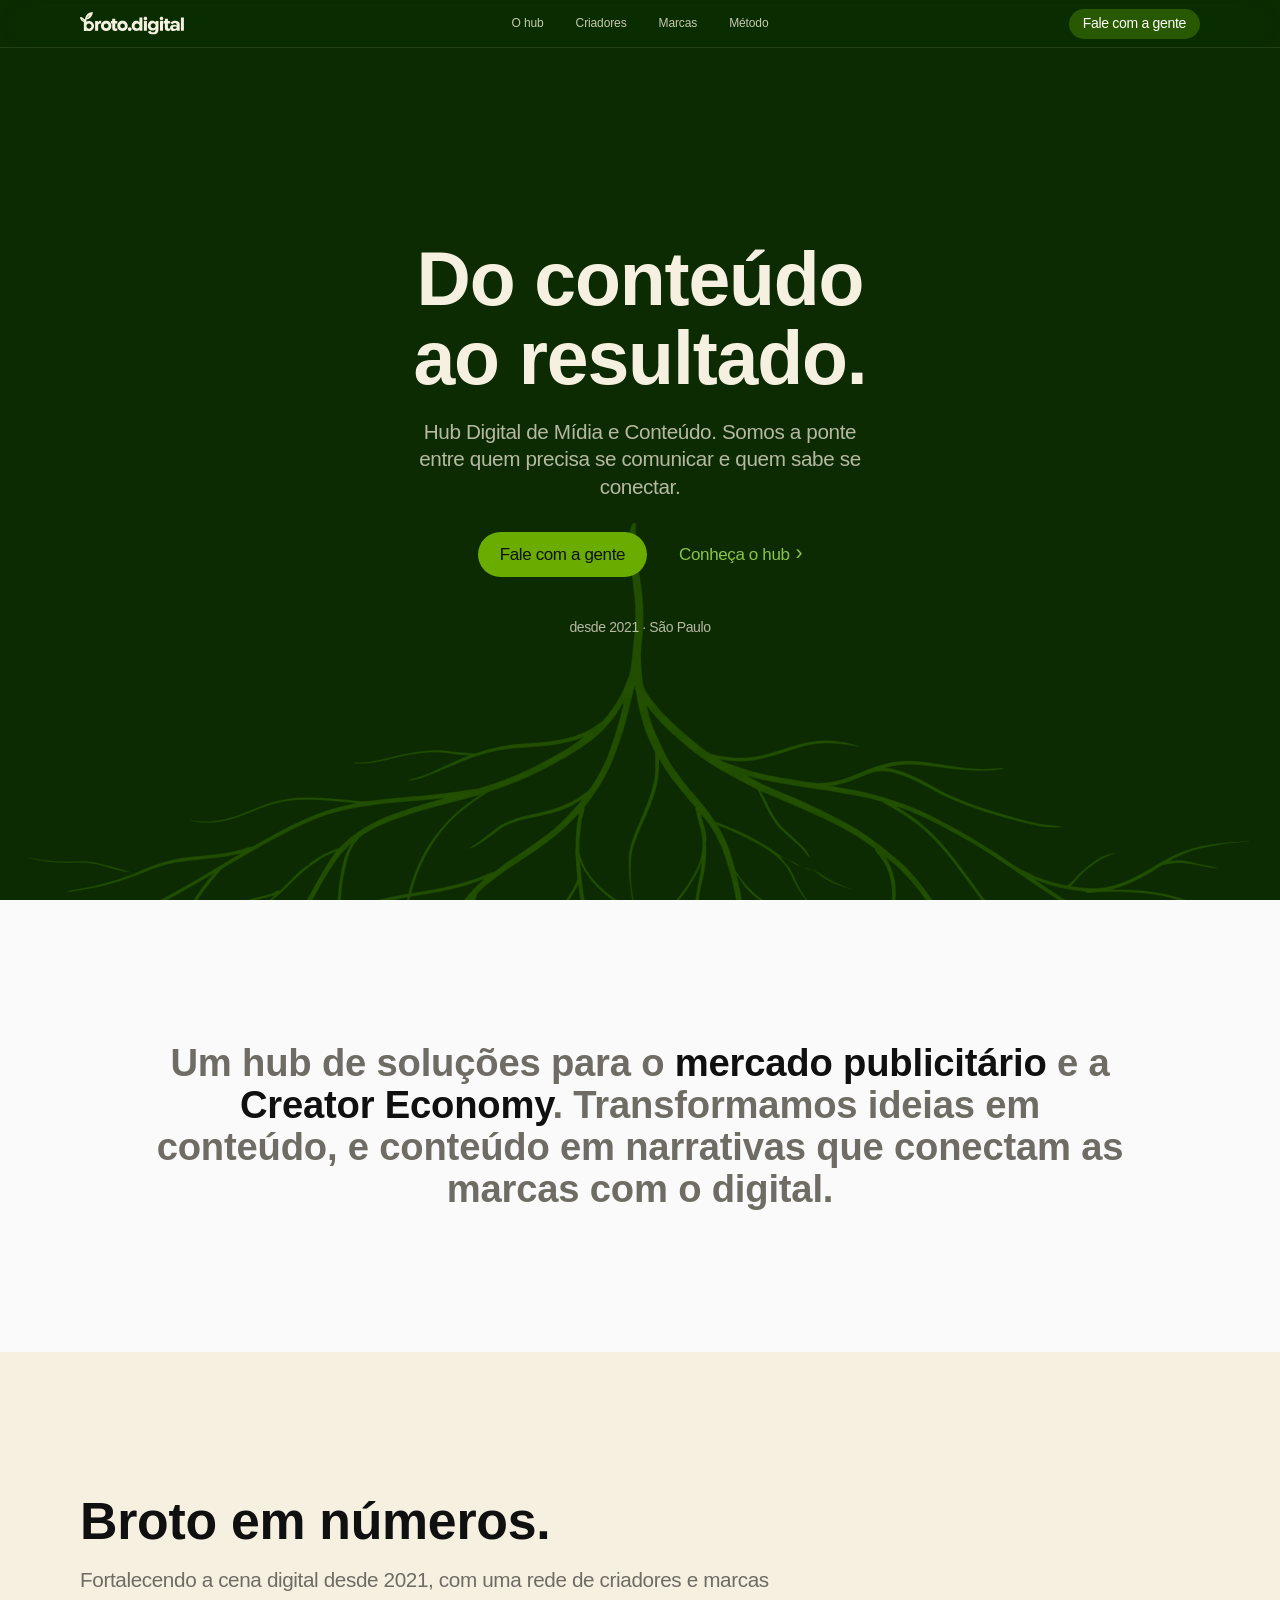
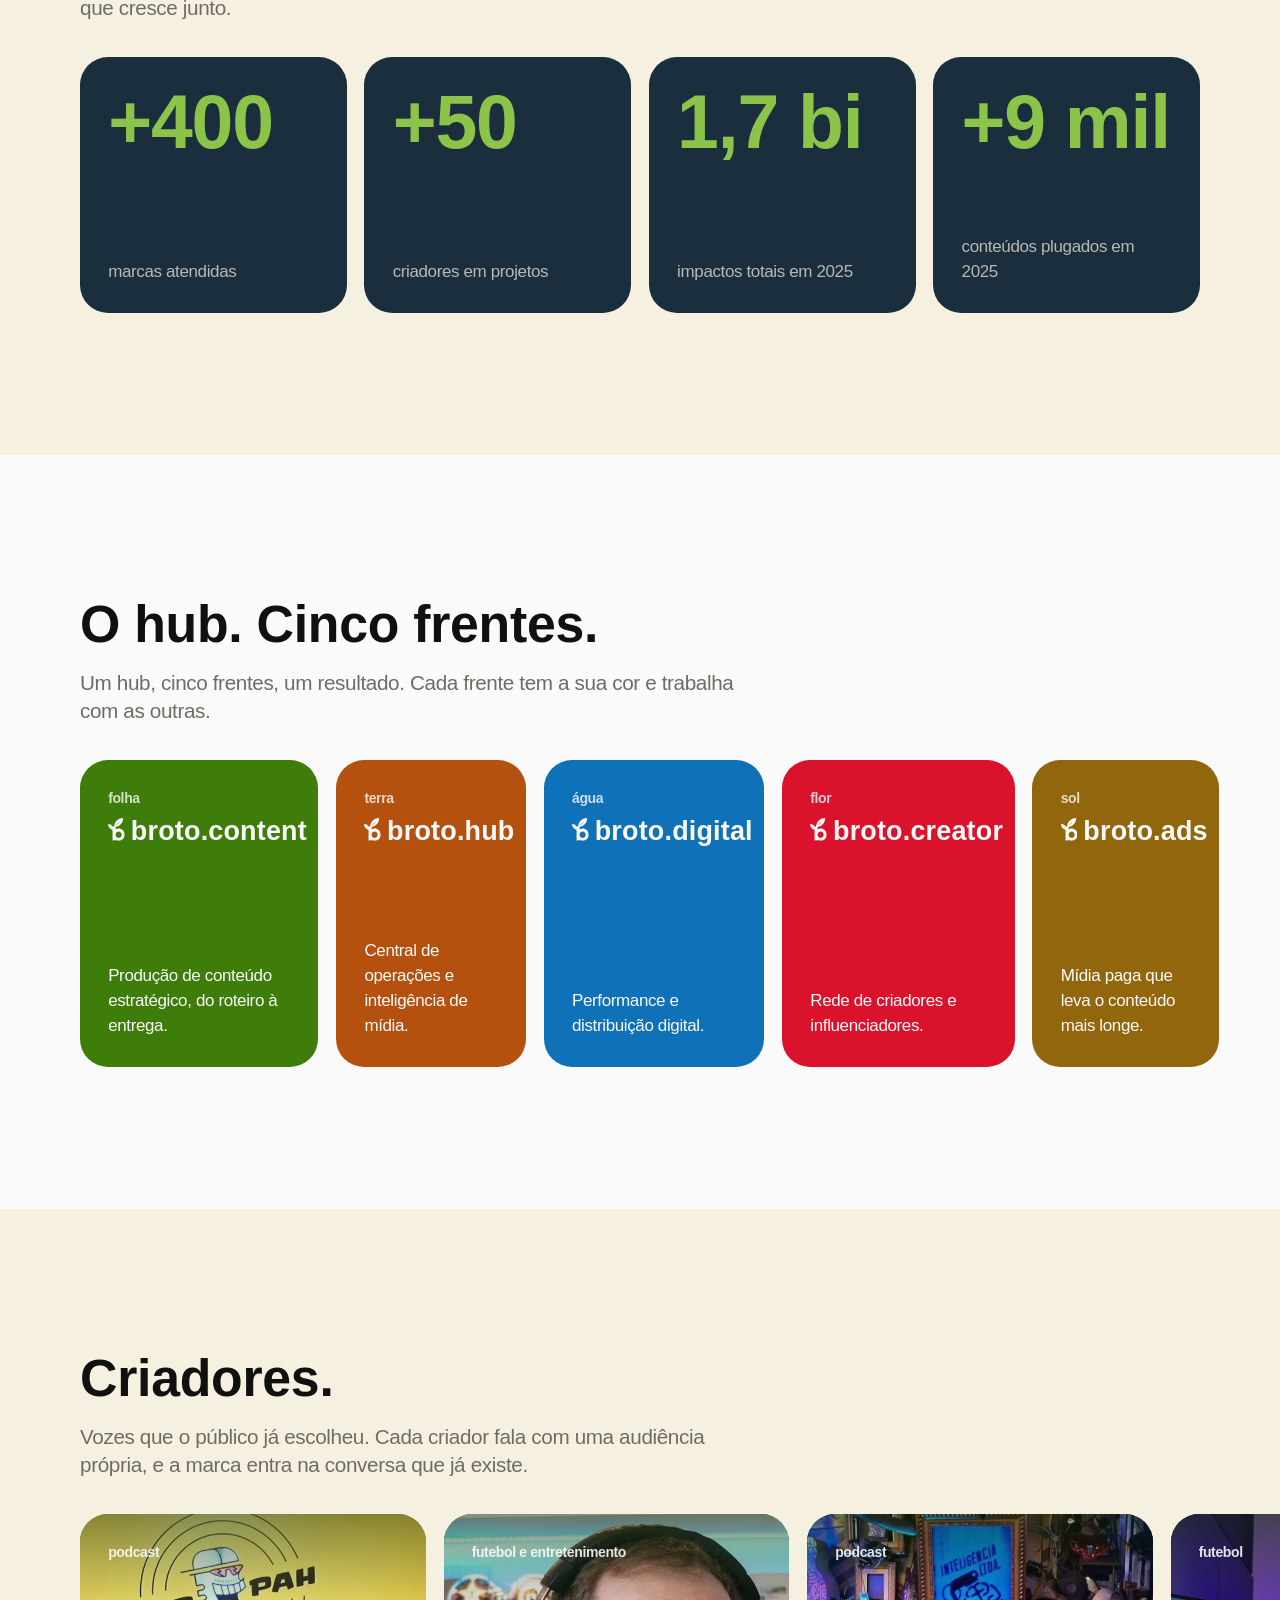
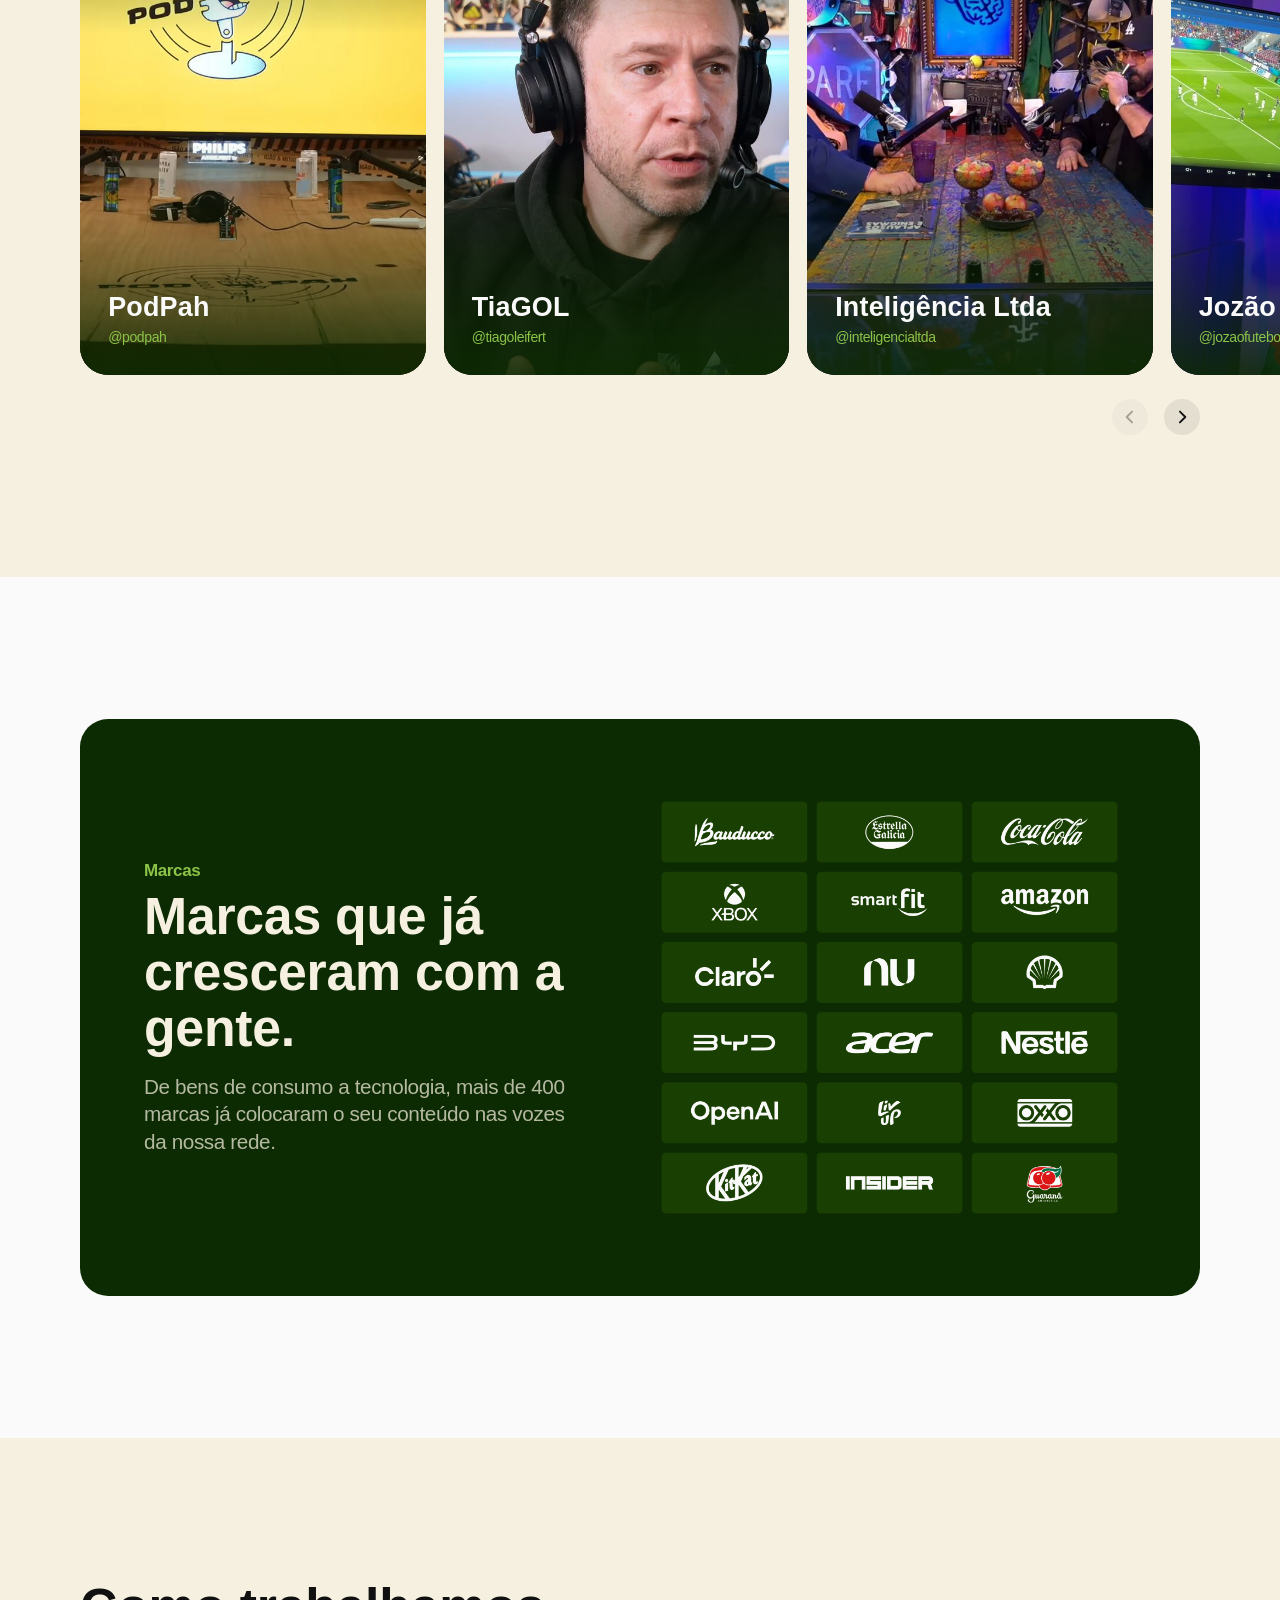
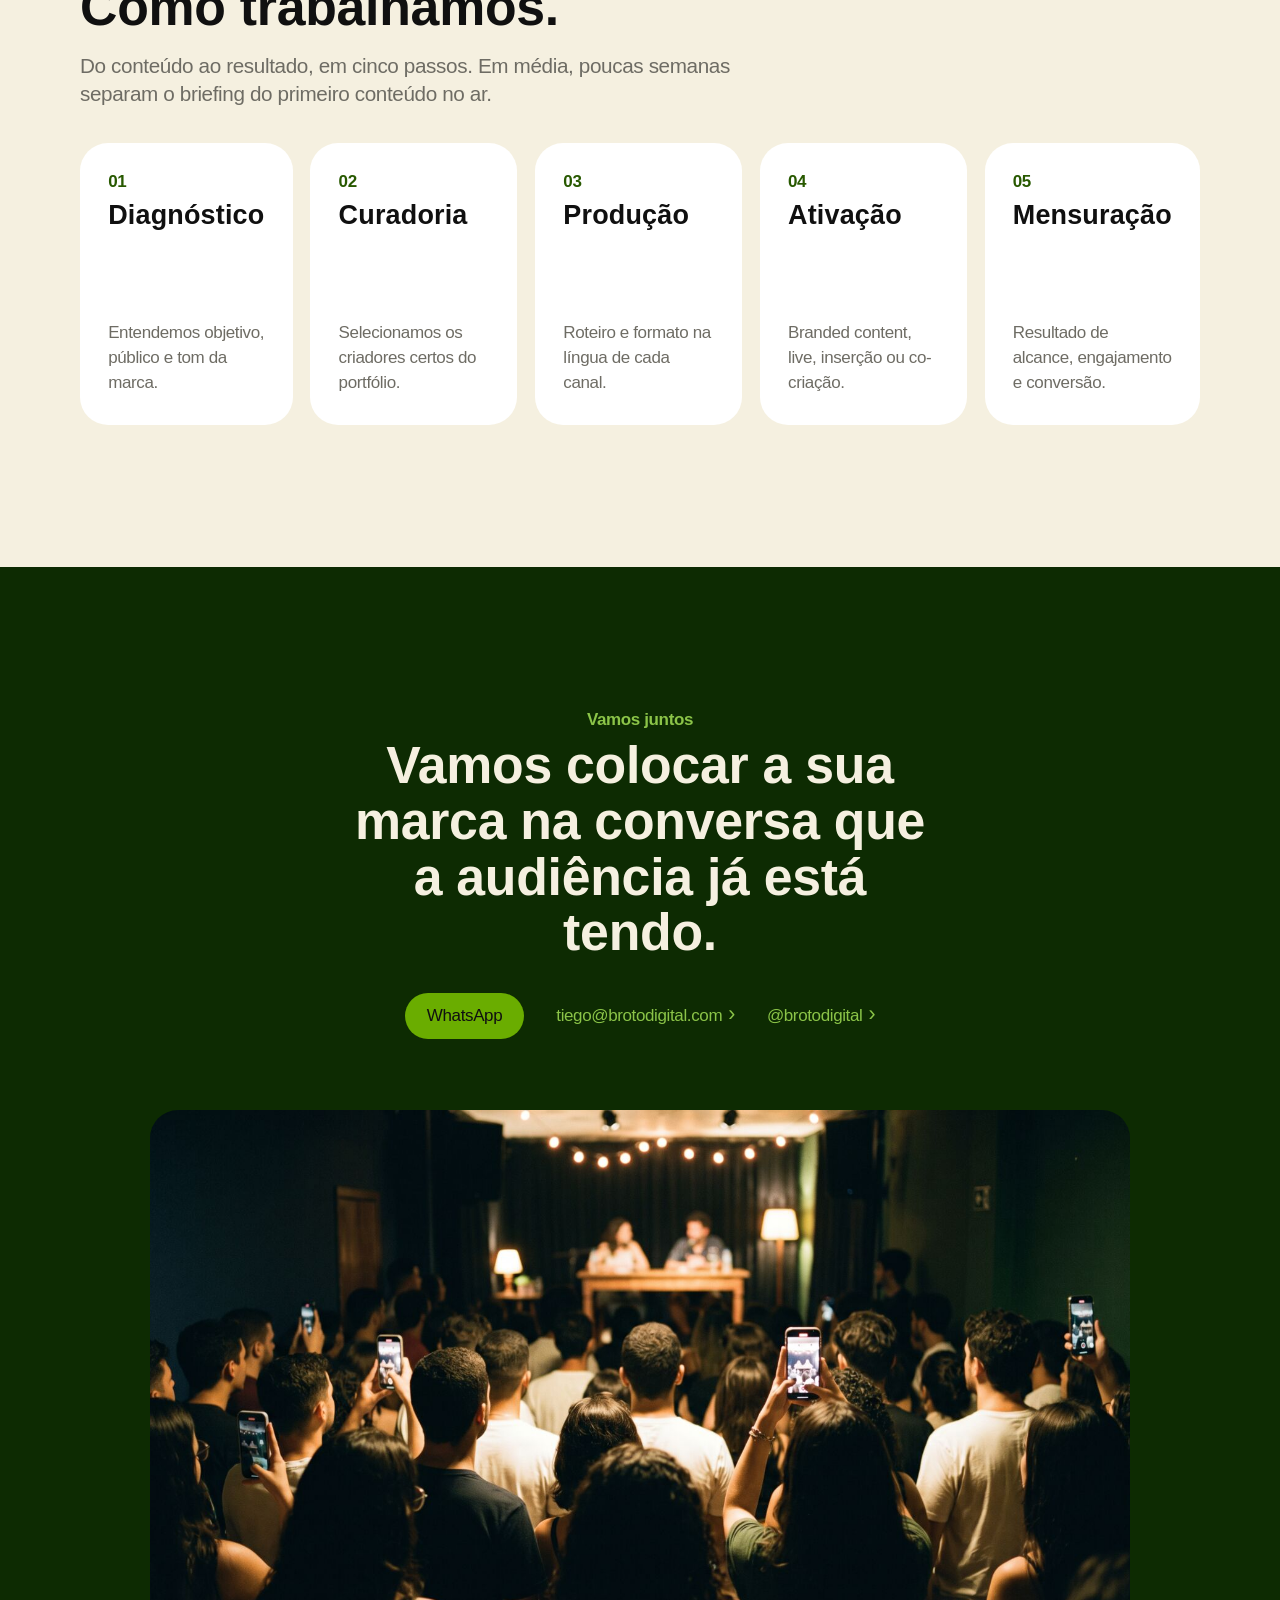
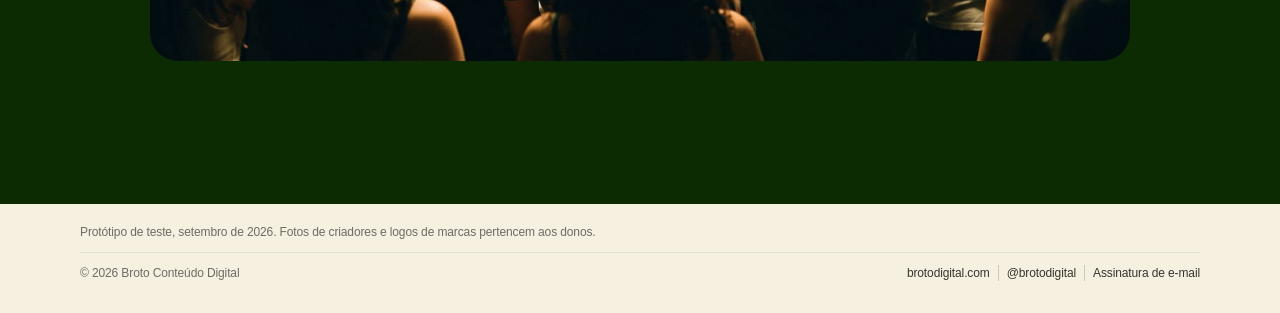
<file: index.html>
<!doctype html>
<html lang="pt-BR">
<head>
<meta charset="utf-8">
<meta name="viewport" content="width=device-width, initial-scale=1">
<title>broto.digital · Hub Digital de Mídia e Conteúdo</title>
<meta name="description" content="Um hub de soluções para o mercado publicitário e a Creator Economy. Do conteúdo ao resultado.">
<meta name="robots" content="noindex">
<meta name="theme-color" content="#0D2B02">
<link rel="icon" href="assets/brand/favicon.svg" type="image/svg+xml">
<link rel="stylesheet" href="styles.css?v=4">
</head>
<body>

<a class="skip" href="#conteudo">Pular para o conteúdo</a>

<header class="nav" data-nav>
  <nav class="nav__bar" aria-label="Principal">
    <a class="nav__logo" href="#topo" aria-label="broto.digital, voltar ao topo">
      <svg viewBox="0 0 598 130" aria-hidden="true"><use href="#logo"/></svg>
    </a>
    <ul class="nav__links">
      <li><a href="#hub">O hub</a></li>
      <li><a href="#criadores">Criadores</a></li>
      <li><a href="#marcas">Marcas</a></li>
      <li><a href="#metodo">Método</a></li>
    </ul>
    <a class="btn btn--sm nav__cta" href="#contato">Fale com a gente</a>
  </nav>
</header>

<main id="conteudo">

  <!-- 01 · abertura -->
  <section class="hero is-dark" id="topo">
    <img class="hero__roots" src="assets/tex/roots.png" alt="" aria-hidden="true">
    <div class="hero__copy">
      <h1 class="hero__title">Do conteúdo<br>ao resultado.</h1>
      <p class="hero__lead">Hub Digital de Mídia e Conteúdo. Somos a ponte entre quem precisa se comunicar e quem sabe se conectar.</p>
      <div class="actions actions--center">
        <a class="btn" href="#contato">Fale com a gente</a>
        <a class="more" href="#hub">Conheça o hub</a>
      </div>
      <p class="hero__meta">desde 2021 · São Paulo</p>
    </div>
  </section>

  <!-- 02 · manifesto -->
  <section class="section manifesto">
    <p class="manifesto__text reveal">Um hub de soluções para o <em>mercado publicitário</em> e a <em>Creator Economy</em>. Transformamos ideias em conteúdo, e conteúdo em narrativas que conectam as marcas com o digital.</p>
  </section>

  <!-- 03 · números -->
  <section class="section section--alt" id="numeros" aria-labelledby="numeros-t">
    <div class="wrap">
      <header class="section__head">
        <h2 class="section__title" id="numeros-t">Broto em números.</h2>
        <p class="section__lead">Fortalecendo a cena digital desde 2021, com uma rede de criadores e marcas que cresce junto.</p>
      </header>
      <ul class="stats">
        <li class="stat reveal"><span class="stat__n">+400</span><span class="stat__t">marcas atendidas</span></li>
        <li class="stat reveal"><span class="stat__n">+50</span><span class="stat__t">criadores em projetos</span></li>
        <li class="stat reveal"><span class="stat__n">1,7&nbsp;bi</span><span class="stat__t">impactos totais em 2025</span></li>
        <li class="stat reveal"><span class="stat__n">+9&nbsp;mil</span><span class="stat__t">conteúdos plugados em 2025</span></li>
      </ul>
    </div>
  </section>

  <!-- 04 · o hub -->
  <section class="section" id="hub" aria-labelledby="hub-t">
    <div class="wrap">
      <header class="section__head">
        <h2 class="section__title" id="hub-t">O hub. Cinco frentes.</h2>
        <p class="section__lead">Um hub, cinco frentes, um resultado. Cada frente tem a sua cor e trabalha com as outras.</p>
      </header>
      <ul class="fronts">
        <li class="front front--content reveal">
          <p class="front__tag">folha</p>
          <h3 class="front__name"><svg viewBox="0 0 264 360" aria-hidden="true"><use href="#symbol"/></svg><span>broto<b>.content</b></span></h3>
          <p class="front__desc">Produção de conteúdo estratégico, do roteiro à entrega.</p>
        </li>
        <li class="front front--hub reveal">
          <p class="front__tag">terra</p>
          <h3 class="front__name"><svg viewBox="0 0 264 360" aria-hidden="true"><use href="#symbol"/></svg><span>broto<b>.hub</b></span></h3>
          <p class="front__desc">Central de operações e inteligência de mídia.</p>
        </li>
        <li class="front front--digital reveal">
          <p class="front__tag">água</p>
          <h3 class="front__name"><svg viewBox="0 0 264 360" aria-hidden="true"><use href="#symbol"/></svg><span>broto<b>.digital</b></span></h3>
          <p class="front__desc">Performance e distribuição digital.</p>
        </li>
        <li class="front front--creator reveal">
          <p class="front__tag">flor</p>
          <h3 class="front__name"><svg viewBox="0 0 264 360" aria-hidden="true"><use href="#symbol"/></svg><span>broto<b>.creator</b></span></h3>
          <p class="front__desc">Rede de criadores e influenciadores.</p>
        </li>
        <li class="front front--ads reveal">
          <p class="front__tag">sol</p>
          <h3 class="front__name"><svg viewBox="0 0 264 360" aria-hidden="true"><use href="#symbol"/></svg><span>broto<b>.ads</b></span></h3>
          <p class="front__desc">Mídia paga que leva o conteúdo mais longe.</p>
        </li>
      </ul>
    </div>
  </section>

  <!-- 05 · criadores: carrossel de largura cheia -->
  <section class="section section--alt" id="criadores" aria-labelledby="criadores-t">
    <div class="wrap">
      <header class="section__head">
        <h2 class="section__title" id="criadores-t">Criadores.</h2>
        <p class="section__lead">Vozes que o público já escolheu. Cada criador fala com uma audiência própria, e a marca entra na conversa que já existe.</p>
      </header>
    </div>
    <ul class="creators" data-carousel tabindex="0" aria-label="Criadores do portfólio">
      <li class="creator"><img src="assets/img/creator-podpah.jpg" alt="Apresentadores do PodPah no estúdio" loading="lazy"><p class="creator__meta">podcast</p><div><h3 class="creator__name">PodPah</h3><p class="creator__handle">@podpah</p></div></li>
      <li class="creator"><img src="assets/img/creator-tiagol.jpg" alt="Tiago Leifert no estúdio do TiaGOL" loading="lazy"><p class="creator__meta">futebol e entretenimento</p><div><h3 class="creator__name">TiaGOL</h3><p class="creator__handle">@tiagoleifert</p></div></li>
      <li class="creator"><img src="assets/img/creator-intel.jpg" alt="Estúdio do Inteligência Ltda" loading="lazy"><p class="creator__meta">podcast</p><div><h3 class="creator__name">Inteligência Ltda</h3><p class="creator__handle">@inteligencialtda</p></div></li>
      <li class="creator"><img src="assets/img/creator-jozao.jpg" alt="Jozão em análise de futebol" loading="lazy"><p class="creator__meta">futebol</p><div><h3 class="creator__name">Jozão</h3><p class="creator__handle">@jozaofutebol</p></div></li>
      <li class="creator"><img src="assets/img/creator-charla.jpg" alt="Apresentadores do Charla Podcast" loading="lazy"><p class="creator__meta">podcast</p><div><h3 class="creator__name">Charla</h3><p class="creator__handle">@charlapodcast</p></div></li>
      <li class="creator"><img src="assets/img/creator-nerd.jpg" alt="Arte do NerdCast" loading="lazy"><p class="creator__meta">cultura pop</p><div><h3 class="creator__name">NerdCast</h3><p class="creator__handle">@jovemnerd</p></div></li>
    </ul>
    <div class="wrap paddles">
      <button class="paddle" type="button" data-dir="-1" aria-label="Criadores anteriores"><svg viewBox="0 0 24 24" aria-hidden="true"><path d="M14.5 5.5 8 12l6.5 6.5"/></svg></button>
      <button class="paddle" type="button" data-dir="1" aria-label="Próximos criadores"><svg viewBox="0 0 24 24" aria-hidden="true"><path d="M9.5 5.5 16 12l-6.5 6.5"/></svg></button>
    </div>
  </section>

  <!-- 06 · marcas -->
  <section class="section" id="marcas" aria-labelledby="marcas-t">
    <div class="wrap">
      <div class="band is-dark">
        <div class="band__copy">
          <p class="eyebrow">Marcas</p>
          <h2 class="band__title" id="marcas-t">Marcas que já cresceram com a gente.</h2>
          <p class="band__text">De bens de consumo a tecnologia, mais de 400 marcas já colocaram o seu conteúdo nas vozes da nossa rede.</p>
        </div>
        <img class="band__wall" src="assets/img/logos-wall.png" width="1800" height="1640" alt="Logos de marcas atendidas: Bauducco, Estrella Galicia, Coca-Cola, Xbox, Smart Fit, Amazon, Claro, Nubank, Shell, BYD, Acer, Nestlé, OpenAI, Liv Up, OXXO, KitKat, Insider e Guaraná Antarctica" loading="lazy">
      </div>
    </div>
  </section>

  <!-- 07 · método -->
  <section class="section section--alt" id="metodo" aria-labelledby="metodo-t">
    <div class="wrap">
      <header class="section__head">
        <h2 class="section__title" id="metodo-t">Como trabalhamos.</h2>
        <p class="section__lead">Do conteúdo ao resultado, em cinco passos. Em média, poucas semanas separam o briefing do primeiro conteúdo no ar.</p>
      </header>
      <ol class="steps">
        <li class="step reveal"><span class="step__n">01</span><h3>Diagnóstico</h3><p>Entendemos objetivo, público e tom da marca.</p></li>
        <li class="step reveal"><span class="step__n">02</span><h3>Curadoria</h3><p>Selecionamos os criadores certos do portfólio.</p></li>
        <li class="step reveal"><span class="step__n">03</span><h3>Produção</h3><p>Roteiro e formato na língua de cada canal.</p></li>
        <li class="step reveal"><span class="step__n">04</span><h3>Ativação</h3><p>Branded content, live, inserção ou co-criação.</p></li>
        <li class="step reveal"><span class="step__n">05</span><h3>Mensuração</h3><p>Resultado de alcance, engajamento e conversão.</p></li>
      </ol>
    </div>
  </section>

  <!-- 08 · contato -->
  <section class="section cta is-dark" id="contato" aria-labelledby="contato-t">
    <div class="wrap cta__inner">
      <p class="eyebrow">Vamos juntos</p>
      <h2 class="cta__title" id="contato-t">Vamos colocar a sua marca na conversa que a audiência já está tendo.</h2>
      <div class="actions actions--center">
        <a class="btn" href="https://wa.me/5511900000000" target="_blank" rel="noopener">WhatsApp</a>
        <a class="more" href="mailto:tiego@brotodigital.com">tiego@brotodigital.com</a>
        <a class="more" href="https://www.instagram.com/brotodigital/" target="_blank" rel="noopener">@brotodigital</a>
      </div>
      <img class="cta__photo" src="assets/img/foto-publico.jpg" alt="Plateia filmando uma gravação ao vivo" loading="lazy">
    </div>
  </section>

</main>

<footer class="footer">
  <div class="wrap">
    <p class="footer__note">Protótipo de teste, setembro de 2026. Fotos de criadores e logos de marcas pertencem aos donos.</p>
    <div class="footer__row">
      <p>© 2026 Broto Conteúdo Digital</p>
      <ul class="footer__links">
        <li><a href="https://brotodigital.com">brotodigital.com</a></li>
        <li><a href="https://www.instagram.com/brotodigital/">@brotodigital</a></li>
        <li><a href="assinatura/">Assinatura de e-mail</a></li>
      </ul>
    </div>
  </div>
</footer>

<svg width="0" height="0" style="position:absolute" aria-hidden="true">
  <defs>
    <symbol id="logo" viewBox="0 0 598 130" fill="currentColor"><path d="M86.7905 108.253V51.8335H102.62V61.9944L101.337 60.5505H102.62C104.438 57.1279 106.56 54.6323 108.984 53.0636C111.444 51.4949 113.94 50.7105 116.471 50.7105C117.255 50.7105 118.058 50.7818 118.878 50.9244C119.698 51.067 120.375 51.2096 120.91 51.3522C121.48 51.4949 121.765 51.5662 121.765 51.5662V67.0749C121.765 67.0749 121.462 67.0036 120.856 66.861C120.286 66.7183 119.501 66.5757 118.503 66.4331C117.505 66.2549 116.578 66.1657 115.722 66.1657C112.585 66.1657 109.857 67.3244 107.54 69.6418C105.258 71.9236 104.117 75.1501 104.117 79.3214V108.253H86.7905Z"/><path d="M150.415 109.376C141.894 109.376 134.781 106.542 129.077 100.873C123.408 95.2044 120.574 88.2523 120.574 80.0166C120.574 71.8166 123.408 64.8823 129.077 59.2136C134.781 53.5449 141.894 50.7105 150.415 50.7105C158.9 50.7105 165.995 53.5449 171.699 59.2136C177.403 64.8823 180.256 71.8166 180.256 80.0166C180.256 88.2523 177.403 95.2044 171.699 100.873C165.995 106.542 158.9 109.376 150.415 109.376ZM150.415 93.4931C154.087 93.4931 157.242 92.2097 159.88 89.6427C162.519 87.0758 163.838 83.8849 163.838 80.0701C163.838 76.184 162.519 72.9575 159.88 70.3905C157.242 67.8236 154.087 66.5401 150.415 66.5401C146.742 66.5401 143.587 67.8236 140.949 70.3905C138.346 72.9575 137.045 76.1662 137.045 80.0166C137.045 83.8671 138.346 87.0758 140.949 89.6427C143.587 92.2097 146.742 93.4931 150.415 93.4931Z"/><path d="M202.569 109.376C197.257 109.376 193.032 107.932 189.895 105.044C186.758 102.157 185.189 97.7001 185.189 91.6749V38.3035H202.516V89.6427C202.516 91.8175 202.962 93.3505 203.853 94.2418C204.78 95.0975 206.081 95.5253 207.757 95.5253C208.719 95.5253 209.611 95.454 210.431 95.3114C211.251 95.1331 212.124 94.9014 213.051 94.6162C214.014 94.2953 214.495 94.1349 214.495 94.1349V106.916C214.495 106.916 213.8 107.166 212.409 107.665C211.055 108.164 209.522 108.574 207.81 108.895C206.135 109.216 204.388 109.376 202.569 109.376ZM177.542 66.1123V51.8335H214.335V66.1123H177.542Z"/><path d="M244.582 109.376C236.062 109.376 228.949 106.542 223.245 100.873C217.576 95.2044 214.742 88.2523 214.742 80.0166C214.742 71.8166 217.576 64.8823 223.245 59.2136C228.949 53.5449 236.062 50.7105 244.582 50.7105C253.068 50.7105 260.162 53.5449 265.867 59.2136C271.571 64.8823 274.423 71.8166 274.423 80.0166C274.423 88.2523 271.571 95.2044 265.867 100.873C260.162 106.542 253.068 109.376 244.582 109.376ZM244.582 93.4931C248.255 93.4931 251.41 92.2097 254.048 89.6427C256.686 87.0758 258.005 83.8849 258.005 80.0701C258.005 76.184 256.686 72.9575 254.048 70.3905C251.41 67.8236 248.255 66.5401 244.582 66.5401C240.91 66.5401 237.755 67.8236 235.117 70.3905C232.514 72.9575 231.213 76.1662 231.213 80.0166C231.213 83.8671 232.514 87.0758 235.117 89.6427C237.755 92.2097 240.91 93.4931 244.582 93.4931Z"/><path d="M285.985 108.788C282.884 108.788 280.317 107.807 278.285 105.847C276.252 103.85 275.236 101.301 275.236 98.1992C275.236 95.0975 276.252 92.5662 278.285 90.6053C280.317 88.6088 282.884 87.6105 285.985 87.6105C289.087 87.6105 291.636 88.6088 293.633 90.6053C295.665 92.5662 296.681 95.0975 296.681 98.1992C296.681 101.301 295.665 103.85 293.633 105.847C291.636 107.807 289.087 108.788 285.985 108.788Z"/><path d="M323.734 109.376C316.175 109.376 309.883 106.667 304.856 101.247C299.829 95.8284 297.315 88.894 297.315 80.4444C297.315 71.8523 299.882 64.7575 305.016 59.1601C310.186 53.527 316.657 50.7105 324.429 50.7105C327.887 50.7105 331.185 51.3879 334.322 52.7427C337.495 54.0618 340.044 56.0049 341.97 58.5718L341.542 58.1975V31.6722H358.869V108.253H342.718V98.3062L344.002 99.5362L343.146 100.231C341.292 103.119 338.672 105.365 335.285 106.97C331.898 108.574 328.048 109.376 323.734 109.376ZM328.065 94.7231C332.165 94.7231 335.534 93.3505 338.173 90.6053C340.811 87.8244 342.13 84.4018 342.13 80.3375C342.13 76.0949 340.775 72.6366 338.066 69.9627C335.392 67.2531 332.058 65.8983 328.065 65.8983C323.93 65.8983 320.507 67.2175 317.798 69.8557C315.124 72.494 313.787 75.9879 313.787 80.3375C313.787 84.687 315.141 88.181 317.851 90.8192C320.561 93.4218 323.965 94.7231 328.065 94.7231Z"/><path d="M367.49 108.253V51.8335H384.817V108.253H367.49ZM376.207 47.074C373.426 47.074 371.037 46.0935 369.041 44.1327C367.08 42.1718 366.099 39.8188 366.099 37.0735C366.099 34.257 367.098 31.9218 369.094 30.0679C371.091 28.1783 373.461 27.2335 376.207 27.2335C379.13 27.2335 381.537 28.1783 383.426 30.0679C385.351 31.9218 386.314 34.257 386.314 37.0735C386.314 39.8188 385.351 42.1718 383.426 44.1327C381.537 46.0935 379.13 47.074 376.207 47.074Z"/><path d="M420.083 129.644C415.234 129.644 411.063 129.128 407.569 128.094C404.075 127.095 401.063 125.616 398.531 123.655C396.036 121.73 394.075 119.662 392.649 117.451C391.223 115.241 390.51 114.136 390.51 114.136L404.093 107.558C404.093 107.558 404.574 108.289 405.537 109.751C406.535 111.212 407.641 112.46 408.853 113.494C410.1 114.528 411.598 115.312 413.345 115.847C415.092 116.382 417.213 116.649 419.709 116.649C424.272 116.649 427.802 115.455 430.297 113.066C432.793 110.677 434.041 107.397 434.041 103.226V99.3223H433.987C432.49 101.247 430.297 102.977 427.41 104.51C424.522 106.007 420.725 106.756 416.019 106.756C408.603 106.756 402.382 104.135 397.355 98.8944C392.364 93.6536 389.868 87.0757 389.868 79.161C389.868 70.9966 392.346 64.2227 397.301 58.8392C402.257 53.4201 408.817 50.7105 416.981 50.7105C421.01 50.7105 424.647 51.4949 427.891 53.0636C431.135 54.6323 433.577 56.5753 435.217 58.8927H438.961L435.217 63.2779V51.8335H451.368V100.873C451.368 110.071 448.587 117.166 443.025 122.158C437.464 127.149 429.816 129.644 420.083 129.644ZM420.457 93.2792C424.451 93.2792 427.82 92.0136 430.565 89.4823C433.31 86.9153 434.665 83.5105 434.629 79.2679C434.594 75.061 433.221 71.6918 430.511 69.1605C427.802 66.5936 424.433 65.3101 420.404 65.3101C416.375 65.3101 413.024 66.6114 410.35 69.214C407.712 71.8166 406.393 75.1679 406.393 79.2679C406.393 83.4036 407.73 86.7727 410.404 89.3753C413.077 91.9779 416.429 93.2792 420.457 93.2792Z"/><path d="M459.986 108.253V51.8335H477.313V108.253H459.986ZM468.703 47.074C465.922 47.074 463.534 46.0935 461.537 44.1327C459.576 42.1718 458.596 39.8188 458.596 37.0735C458.596 34.257 459.594 31.9218 461.591 30.0679C463.587 28.1783 465.958 27.2335 468.703 27.2335C471.627 27.2335 474.033 28.1783 475.923 30.0679C477.848 31.9218 478.811 34.257 478.811 37.0735C478.811 39.8188 477.848 42.1718 475.923 44.1327C474.033 46.0935 471.627 47.074 468.703 47.074Z"/><path d="M505.574 109.376C500.262 109.376 496.037 107.932 492.9 105.044C489.762 102.157 488.194 97.7001 488.194 91.6749V38.3035H505.521V89.6427C505.521 91.8175 505.966 93.3505 506.857 94.2418C507.784 95.0975 509.086 95.5253 510.761 95.5253C511.724 95.5253 512.615 95.454 513.435 95.3114C514.255 95.1331 515.129 94.9014 516.056 94.6162C517.018 94.2953 517.5 94.1349 517.5 94.1349V106.916C517.5 106.916 516.804 107.166 515.414 107.665C514.059 108.164 512.526 108.574 510.815 108.895C509.139 109.216 507.392 109.376 505.574 109.376ZM480.546 66.1123V51.8335H517.339V66.1123H480.546Z"/><path d="M538.763 109.376C532.738 109.376 527.711 107.772 523.682 104.563C519.654 101.354 517.639 97.1118 517.639 91.8353C517.639 86.2023 519.867 81.7101 524.324 78.3588C528.816 75.0075 534.699 73.3318 541.972 73.3318C544.61 73.3318 547.124 73.5814 549.512 74.0805C551.901 74.544 554.165 75.2214 556.304 76.1127V73.3853C556.304 70.3905 555.234 68.0731 553.095 66.4331C550.956 64.7931 548.389 63.9731 545.394 63.9731C543.79 63.9731 542.239 64.187 540.742 64.6149C539.28 65.0427 537.907 65.6844 536.624 66.5401C535.341 67.3601 534.021 68.3762 532.667 69.5883C531.312 70.8005 530.634 71.4066 530.634 71.4066L519.457 62.2618C519.457 62.2618 520.474 61.3705 522.506 59.5879C524.574 57.7696 526.82 56.1831 529.244 54.8283C531.668 53.4736 534.36 52.4575 537.319 51.7801C540.278 51.067 543.683 50.7105 547.534 50.7105C555.306 50.7105 561.598 52.6179 566.411 56.4327C571.224 60.2475 573.631 65.6844 573.631 72.7436V108.253H557.213V97.3436L559.994 100.285H557.213C555.11 103.315 552.561 105.597 549.566 107.13C546.571 108.628 542.97 109.376 538.763 109.376ZM544.057 97.4505C547.908 97.4505 550.903 96.2205 553.042 93.7605C555.217 91.2649 556.304 88.7157 556.304 86.1131V85.4714C555.092 84.7227 553.523 84.0988 551.598 83.5997C549.673 83.1005 547.516 82.851 545.127 82.851C541.954 82.851 539.387 83.5105 537.426 84.8297C535.465 86.1131 534.485 87.9492 534.485 90.3379C534.485 92.584 535.376 94.331 537.159 95.5788C538.977 96.8266 541.277 97.4505 544.057 97.4505Z"/><path d="M580.429 108.253V31.6722H597.756V108.253H580.429Z"/><path fill-rule="evenodd" clip-rule="evenodd" d="M73.3333 0C73.3333 21.804 57.478 39.9002 36.6667 43.391V55.2584C40.9813 52.7623 45.9905 51.3333 51.3333 51.3333C67.5327 51.3333 80.6667 64.4673 80.6667 80.6667C80.6667 96.866 67.5327 110 51.3333 110C46.1843 110 41.1259 108.645 36.6667 106.07V108.609H22V57.7422C9.34891 54.4856 0 43.0005 0 29.3333C8.76088 29.3333 16.6249 33.1751 22 39.2654C25.6667 43.3889 28.7222 44 29.9421 36.6667C33.4328 15.8554 51.5293 0 73.3333 0ZM51.3333 65.56C43.2329 65.56 36.6667 72.3223 36.6667 80.6667C36.6667 89.011 43.2329 95.7733 51.3333 95.7733C59.4337 95.7733 66 89.011 66 80.6667C66 72.3223 59.4337 65.56 51.3333 65.56ZM9.77778 39.1111C13.037 43.1852 17.9259 48.0741 21.3889 51.9444C21.7963 52.3519 22.4074 51.7407 22 51.3333C18.7407 47.2593 13.8519 42.3704 9.77778 39.1111ZM58.6667 14.6667C52.5556 19.5556 45.2222 26.8889 40.3333 33C39.7222 33.6111 40.6389 34.5278 41.25 33.9167C46.4444 28.1111 53.7778 20.7778 58.6667 14.6667Z"/></symbol>
    <symbol id="symbol" viewBox="0 0 264 360" fill="currentColor"><path fill-rule="evenodd" clip-rule="evenodd" d="M240 0C240 71.3586 188.11 130.583 120 142.007V180.846C134.121 172.676 150.515 168 168 168C221.016 168 264 210.984 264 264C264 317.016 221.016 360 168 360C151.148 360 134.594 355.564 120 347.138V355.449H72V188.975C30.5964 178.316 0 140.729 0 96C28.672 96 54.4088 108.573 72 128.505C84 142 94 144 97.9922 120C109.416 51.8903 168.641 0 240 0ZM168 214.56C141.49 214.56 120 236.691 120 264C120 291.309 141.49 313.44 168 313.44C194.51 313.44 216 291.309 216 264C216 236.691 194.51 214.56 168 214.56ZM32 128C42.6667 141.333 58.6667 157.333 70 170C71.3333 171.333 73.3333 169.333 72 168C61.3333 154.667 45.3333 138.667 32 128ZM192 48C172 64 148 88 132 108C130 110 133 113 135 111C152 92 176 68 192 48Z"/></symbol>
  </defs>
</svg>

<script src="main.js?v=4" defer></script>
</body>
</html>
</file>
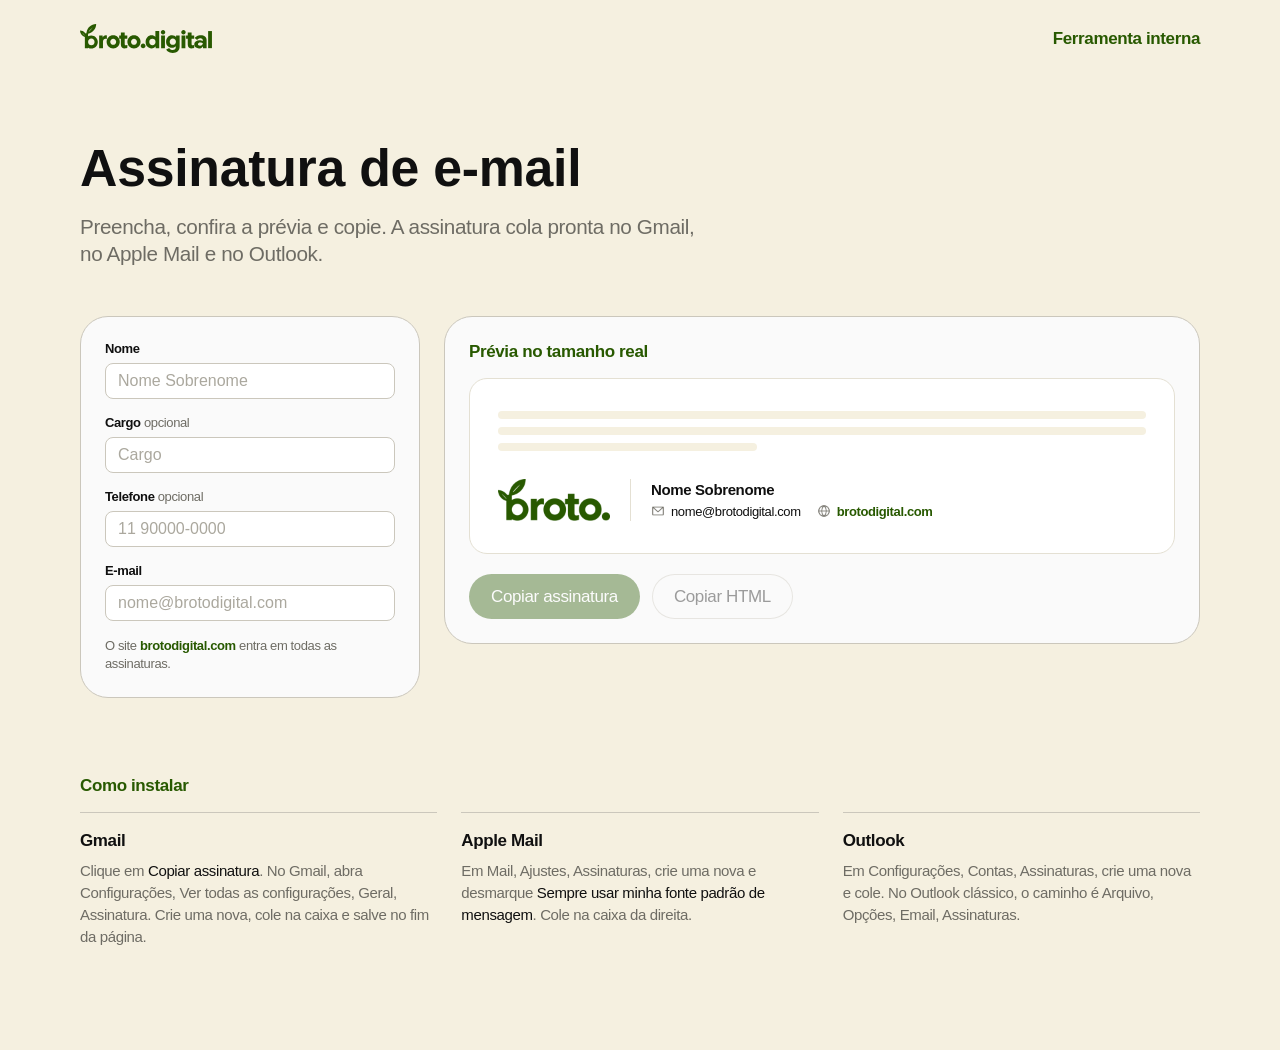
<file: assinatura/index.html>
<!doctype html>
<html lang="pt-BR">
<head>
<meta charset="utf-8">
<meta name="viewport" content="width=device-width, initial-scale=1">
<title>Assinatura de e-mail · broto.digital</title>
<meta name="description" content="Gerador da assinatura de e-mail da Broto.">
<meta name="robots" content="noindex">
<meta name="theme-color" content="#F5F0E0">
<link rel="icon" href="../assets/brand/favicon.svg" type="image/svg+xml">
<link rel="stylesheet" href="../styles.css?v=7">
<link rel="stylesheet" href="assinatura.css?v=7">
</head>
<body class="sig-page">

<header class="sig-top">
  <a class="sig-top__logo" href="../" aria-label="broto.digital, voltar ao site">
    <span class="sig-top__mark" aria-hidden="true"></span>
  </a>
  <p class="label">Ferramenta interna</p>
</header>

<main class="sig-main">
  <div class="sig-intro">
    <h1 class="sig-title">Assinatura de e-mail</h1>
    <p class="sig-lead">Preencha, confira a prévia e copie. A assinatura cola pronta no Gmail, no Apple Mail e no Outlook.</p>
  </div>

  <div class="sig-grid">
    <form class="sig-form" id="sig-form" autocomplete="on" novalidate>
      <div class="field">
        <label for="f-name">Nome</label>
        <input id="f-name" name="name" type="text" autocomplete="name" placeholder="Nome Sobrenome" required>
      </div>
      <div class="field">
        <label for="f-role">Cargo <span class="field__opt">opcional</span></label>
        <input id="f-role" name="role" type="text" autocomplete="organization-title" placeholder="Cargo">
      </div>
      <div class="field">
        <label for="f-phone">Telefone <span class="field__opt">opcional</span></label>
        <input id="f-phone" name="phone" type="tel" autocomplete="tel-national" inputmode="tel" placeholder="11 90000-0000">
      </div>
      <div class="field">
        <label for="f-email">E-mail</label>
        <input id="f-email" name="email" type="email" autocomplete="email" placeholder="nome@brotodigital.com" required>
      </div>
      <p class="sig-form__note">O site <strong>brotodigital.com</strong> entra em todas as assinaturas.</p>
    </form>

    <section class="sig-preview" aria-labelledby="prev-t">
      <div class="sig-preview__head">
        <h2 class="label" id="prev-t">Prévia no tamanho real</h2>
      </div>
      <div class="sig-mail">
        <div class="sig-mail__body" aria-hidden="true">
          <span></span><span></span><span class="short"></span>
        </div>
        <div class="sig-mail__sig" id="sig-out"></div>
      </div>
      <div class="sig-actions">
        <button class="btn" type="button" id="copy-rich">Copiar assinatura</button>
        <button class="btn btn--line" type="button" id="copy-html">Copiar HTML</button>
        <p class="sig-status" id="sig-status" role="status" aria-live="polite"></p>
      </div>
    </section>
  </div>

  <section class="sig-help" aria-labelledby="help-t">
    <h2 class="label" id="help-t">Como instalar</h2>
    <ol class="sig-steps">
      <li>
        <h3>Gmail</h3>
        <p>Clique em <em>Copiar assinatura</em>. No Gmail, abra Configurações, Ver todas as configurações, Geral, Assinatura. Crie uma nova, cole na caixa e salve no fim da página.</p>
      </li>
      <li>
        <h3>Apple Mail</h3>
        <p>Em Mail, Ajustes, Assinaturas, crie uma nova e desmarque <em>Sempre usar minha fonte padrão de mensagem</em>. Cole na caixa da direita.</p>
      </li>
      <li>
        <h3>Outlook</h3>
        <p>Em Configurações, Contas, Assinaturas, crie uma nova e cole. No Outlook clássico, o caminho é Arquivo, Opções, Email, Assinaturas.</p>
      </li>
    </ol>
  </section>
</main>

<script src="assinatura.js?v=7" defer></script>
</body>
</html>
</file>
<file: styles.css>
/* broto.digital · landing de teste
   Design system da Apple, medido no apple.com em 2026-09-25; só a cor é da Broto.
   Regras no vault: Studio™/Bova Studio/Broto/Site Apple DS Broto 2026-09-25.md */

:root {
  /* cor da marca (tokens Broto / Brand) */
  --green-950: #0D2B02;
  --green-900: #194002;
  --green-800: #285900;
  --green-700: #3C7400;
  --green-500: #6AAD00;
  --green-400: #8BC448;
  --green-200: #CAE9A5;
  --green-50:  #F1FBE5;
  --cream: #F5F0E0;
  --paper: #FAFAFA;
  --white: #FFFFFF;
  --ink: #101010;
  --neutral-200: #E4E0D3;
  --neutral-400: #ABA89E;
  --neutral-600: #6E6C64;
  --neutral-800: #37352F;
  --hairline: #CBC7BC;
  --navy: #1A2E3D;
  --v-content: #3F7D0A;
  --v-hub: #B4510F;
  --v-digital: #0F71B8;
  --v-creator: #DB122C;
  --v-ads: #92660C;

  /* papéis de cor, no lugar dos da Apple (#1D1D1F, #6E6E73, #F5F5F7, azul) */
  --text: var(--ink);
  --text-2: var(--neutral-600);
  --bg: var(--paper);
  --bg-alt: var(--cream);
  --accent: var(--green-800);
  --accent-hover: var(--green-700);

  /* fonte do sistema: SF Pro no aparelho Apple, sem licença a resolver */
  --font: -apple-system, BlinkMacSystemFont, "SF Pro Text", "Helvetica Neue", "Segoe UI", Roboto, Arial, sans-serif;
  --font-display: -apple-system, BlinkMacSystemFont, "SF Pro Display", "Helvetica Neue", "Segoe UI", Roboto, Arial, sans-serif;
  --mono: ui-monospace, "SF Mono", Menlo, monospace;

  /* régua medida: margem 6,25%, largura útil 1260, respiro de seção 96 a 160 */
  --g: max(6.25vw, calc((100vw - 1260px) / 2));
  --m: var(--g);
  --section-y: clamp(96px, 11.1vw, 160px);
  --head-gap: clamp(32px, 2.8vw, 40px);
  --gap: clamp(12px, 1.4vw, 20px);
  --r-cell: 8px;
  --r-panel: 18px;
  --r-card: 28px;

  /* escala tipográfica, de 375 a 1440 */
  --t-hero: clamp(48px, 36.7px + 3.005vw, 80px);     /* 48/52 a 80/84 */
  --t-section: clamp(28px, 18.14px + 2.629vw, 56px); /* 28/32 a 56/60 */
  --t-intro: clamp(28px, 23.77px + 1.127vw, 40px);   /* 28 a 40/44 */
  --t-card: clamp(21px, 18.54px + 0.657vw, 28px);    /* 21/25 a 28/32 */
  --t-lead: clamp(19px, 18.3px + 0.188vw, 21px);
  --t-body: 17px;
  --t-small: 14px;
  --title: var(--t-section);
}

*, *::before, *::after { box-sizing: border-box; }
html { scroll-behavior: smooth; -webkit-text-size-adjust: 100%; scroll-padding-top: 48px; }
body {
  margin: 0;
  background: var(--bg);
  color: var(--text);
  font-family: var(--font);
  font-size: var(--t-body);
  line-height: 1.47;
  letter-spacing: -0.022em;
  -webkit-font-smoothing: antialiased;
  overflow-x: hidden;
}
img, svg { display: block; max-width: 100%; }
a { color: inherit; }
h1, h2, h3, p, ul, ol { margin: 0; padding: 0; }
ul, ol { list-style: none; }
:focus-visible { outline: 2px solid var(--green-500); outline-offset: 3px; border-radius: 4px; }

.skip { position: absolute; left: -9999px; top: 8px; z-index: 100; background: var(--white); padding: 8px 12px; border-radius: var(--r-cell); }
.skip:focus { left: 8px; }

.wrap { padding-inline: var(--g); }

/* superfície escura: o verde da marca no lugar do preto da Apple */
.is-dark {
  --text: var(--cream);
  --text-2: rgb(245 240 224 / 0.72);
  --accent: var(--green-400);
  background: var(--green-950);
  color: var(--text);
}

/* eyebrow: 17/21 semibold na cor de acento */
.eyebrow, .label {
  font-size: 17px; line-height: 21px; font-weight: 600; letter-spacing: -0.022em;
  color: var(--accent);
}

/* botões: pílula da Apple, cheia no acento */
.btn {
  display: inline-flex; align-items: center; justify-content: center;
  min-height: 44px; padding: 12px 22px;
  border: 0; border-radius: 980px;
  background: var(--green-800); color: var(--white);
  font: 400 17px/1.24 var(--font); letter-spacing: -0.022em;
  text-decoration: none; white-space: nowrap; cursor: pointer;
  transition: background-color .2s;
}
.btn:hover { background: var(--green-700); }
.is-dark .btn { background: var(--green-500); color: var(--ink); }
.is-dark .btn:hover { background: var(--green-400); }
.btn--sm { min-height: 30px; padding: 6px 14px; font-size: 14px; }
.btn--accent { background: var(--green-500); color: var(--ink); }
.btn--accent:hover { background: var(--green-400); }

/* link com seta, o segundo botão da Apple */
.more {
  display: inline-flex; align-items: center; gap: 2px;
  font-size: 17px; line-height: 1.24; color: var(--accent);
  text-decoration: none; white-space: nowrap;
}
.more::after { content: "\203A"; font-size: 1.25em; line-height: 1; margin-left: 4px; transform: translateY(-1px); }
.more:hover { text-decoration: underline; }

.actions { display: flex; flex-wrap: wrap; align-items: center; gap: 16px 32px; }
.actions--center { justify-content: center; }

/* ---------- barra global, 48 de altura ---------- */
.nav { position: fixed; inset: 0 0 auto; z-index: 50; }
.nav__bar {
  display: grid; grid-template-columns: 1fr auto 1fr; align-items: center;
  height: 48px; padding-inline: var(--g);
  background: rgb(250 250 250 / 0.8);
  -webkit-backdrop-filter: saturate(180%) blur(20px);
  backdrop-filter: saturate(180%) blur(20px);
  color: var(--ink);
  border-bottom: 1px solid rgb(16 16 16 / 0.08);
  transition: background-color .3s, color .3s;
}
.nav.on-dark .nav__bar { background: rgb(13 43 2 / 0.72); color: var(--cream); border-bottom-color: rgb(245 240 224 / 0.1); }
.nav__logo { width: 104px; color: var(--green-800); }
.nav.on-dark .nav__logo { color: var(--cream); }
.nav__links { display: flex; gap: 32px; font-size: 12px; letter-spacing: -0.01em; }
.nav__links a { text-decoration: none; opacity: .8; }
.nav__links a:hover { opacity: 1; }
.nav__cta { justify-self: end; }

/* ---------- seção ---------- */
.section { padding-block: var(--section-y); background: var(--bg); }
.section--alt { background: var(--bg-alt); }
.section.is-dark { background: var(--green-950); }
.section__head { max-width: 840px; margin-bottom: var(--head-gap); }
.section__title {
  font-family: var(--font-display);
  font-size: var(--t-section); line-height: 1.08; font-weight: 600; letter-spacing: -0.005em;
}
.section__lead { margin-top: 16px; max-width: 60ch; font-size: var(--t-lead); line-height: 1.33; color: var(--text-2); }

/* ---------- abertura ---------- */
.hero {
  position: relative; isolation: isolate; overflow: hidden;
  min-height: max(100svh, 640px);
  display: grid; place-items: center;
  padding: calc(48px + var(--section-y) * .5) var(--g) var(--section-y);
  text-align: center;
}
.hero__roots {
  position: absolute; z-index: -1;
  left: 50%; bottom: -4%; width: max(1500px, 125vw); max-width: none;
  transform: translateX(-50%);
  opacity: .8;
}
.hero__copy { max-width: 980px; }
.hero__title {
  font-family: var(--font-display);
  font-size: var(--t-hero); line-height: 1.05; font-weight: 600; letter-spacing: -0.015em;
}
.hero__lead { max-width: 40ch; margin: 20px auto 32px; font-size: var(--t-lead); line-height: 1.33; color: var(--text-2); }
.hero__meta { margin-top: 40px; font-size: var(--t-small); line-height: 20px; color: var(--text-2); }

/* ---------- manifesto ---------- */
.manifesto { text-align: center; padding-inline: var(--g); }
.manifesto__text {
  max-width: 980px; margin: 0 auto;
  font-family: var(--font-display);
  font-size: var(--t-intro); line-height: 1.1; font-weight: 600; letter-spacing: -0.005em;
  color: var(--text-2);
}
.manifesto__text em { font-style: normal; color: var(--text); }

/* ---------- cards: raio 28, sem sombra ---------- */
.stats, .fronts, .steps { display: grid; gap: var(--gap); }
.stats { grid-template-columns: repeat(4, 1fr); }
.fronts, .steps { grid-template-columns: repeat(5, 1fr); }
.stat, .front, .step { border-radius: var(--r-card); padding: clamp(24px, 2.2vw, 32px); }

.stat {
  display: flex; flex-direction: column; justify-content: space-between; gap: 40px;
  min-height: clamp(200px, 20vw, 280px);
  background: var(--navy); color: var(--cream);
}
.stat__n {
  font-family: var(--font-display);
  font-size: var(--t-hero); line-height: 1; font-weight: 600; letter-spacing: -0.015em;
  color: var(--green-400);
}
.stat__t { font-size: var(--t-body); color: rgb(245 240 224 / .72); }

.front {
  display: flex; flex-direction: column; gap: 8px;
  min-height: clamp(260px, 24vw, 360px);
  color: var(--paper);
}
.front__tag { font-size: var(--t-small); line-height: 20px; font-weight: 600; opacity: .8; }
.front__name {
  display: flex; align-items: center; gap: 6px;
  font-family: var(--font-display);
  font-size: var(--t-card); line-height: 1.15; font-weight: 600; letter-spacing: 0.007em;
}
.front__name svg { width: .62em; height: auto; flex: none; margin-top: -.14em; }
.front__desc { margin-top: auto; font-size: var(--t-body); line-height: 1.47; }
.front--content { background: var(--v-content); }
.front--hub { background: var(--v-hub); }
.front--digital { background: var(--v-digital); }
.front--creator { background: var(--v-creator); }
.front--ads { background: var(--v-ads); }

.step {
  display: flex; flex-direction: column; gap: 8px;
  min-height: clamp(240px, 22vw, 320px);
  background: var(--white);
}
.step__n { font-size: 17px; line-height: 21px; font-weight: 600; color: var(--green-800); }
.step h3 { font-family: var(--font-display); font-size: var(--t-card); line-height: 1.15; font-weight: 600; letter-spacing: 0.007em; }
.step p { margin-top: auto; color: var(--text-2); }

/* ---------- criadores: carrossel de largura cheia ---------- */
.creators {
  display: grid; grid-auto-flow: column; grid-auto-columns: clamp(272px, 27vw, 400px);
  gap: var(--gap);
  overflow-x: auto; overscroll-behavior-x: contain;
  scroll-snap-type: x mandatory; scroll-padding-inline: var(--g);
  padding-inline: var(--g);
  scrollbar-width: none;
}
.creators::-webkit-scrollbar { display: none; }
.creators:focus-visible { outline-offset: -4px; }
.creator {
  position: relative; overflow: hidden; isolation: isolate;
  aspect-ratio: 3 / 4;
  display: flex; flex-direction: column; justify-content: space-between;
  padding: clamp(24px, 2.2vw, 32px);
  border-radius: var(--r-card);
  background: var(--green-950); color: var(--paper);
  scroll-snap-align: start;
}
.creator img { position: absolute; inset: 0; z-index: -2; width: 100%; height: 100%; object-fit: cover; transition: transform .6s cubic-bezier(.2,.7,.2,1); }
.creator::after {
  content: ""; position: absolute; inset: 0; z-index: -1;
  background: linear-gradient(180deg, rgb(13 43 2 / .5) 0%, rgb(13 43 2 / 0) 26%, rgb(13 43 2 / 0) 50%, rgb(13 43 2 / .9) 100%);
}
.creator:hover img { transform: scale(1.03); }
.creator__meta { font-size: var(--t-small); line-height: 20px; font-weight: 600; color: rgb(250 250 250 / .9); }
.creator__name { font-family: var(--font-display); font-size: var(--t-card); line-height: 1.15; font-weight: 600; letter-spacing: 0.007em; }
.creator__handle { margin-top: 4px; font-size: var(--t-small); line-height: 20px; color: var(--green-400); }

.paddles { display: flex; justify-content: flex-end; gap: 16px; margin-top: 24px; }
.paddle {
  display: grid; place-items: center;
  width: 36px; height: 36px; padding: 0;
  border: 0; border-radius: 50%;
  background: rgb(16 16 16 / 0.08); color: var(--ink);
  cursor: pointer; transition: background-color .2s, opacity .2s;
}
.paddle:hover { background: rgb(16 16 16 / 0.14); }
.paddle:disabled { opacity: .36; cursor: default; }
.paddle svg { width: 20px; height: 20px; fill: none; stroke: currentColor; stroke-width: 2.2; stroke-linecap: round; stroke-linejoin: round; }

/* ---------- marcas: card escuro na largura útil ---------- */
.band {
  display: grid; grid-template-columns: 1fr 1.1fr; gap: clamp(32px, 4vw, 64px); align-items: center;
  padding: clamp(32px, 5vw, 72px);
  border-radius: var(--r-card);
}
.band__title { margin: 8px 0 16px; font-family: var(--font-display); font-size: var(--t-section); line-height: 1.08; font-weight: 600; letter-spacing: -0.005em; }
.band__text { max-width: 40ch; font-size: var(--t-lead); line-height: 1.33; color: var(--text-2); }
.band__wall { width: 100%; height: auto; border-radius: var(--r-panel); }

/* ---------- contato ---------- */
.cta { text-align: center; }
.cta__inner { max-width: calc(980px + var(--g) * 2); margin: 0 auto; }
.cta__title { margin: 8px auto 32px; max-width: 20ch; font-family: var(--font-display); font-size: var(--t-section); line-height: 1.08; font-weight: 600; letter-spacing: -0.005em; }
.cta__photo { width: 100%; aspect-ratio: 16 / 9; object-fit: cover; margin-top: clamp(48px, 5.6vw, 80px); border-radius: var(--r-card); }

/* ---------- rodapé da Apple ---------- */
.footer { padding-block: 20px 32px; background: var(--bg-alt); color: var(--text-2); font-size: 12px; line-height: 16px; letter-spacing: -0.01em; }
.footer__note { padding-bottom: 12px; border-bottom: 1px solid var(--neutral-200); }
.footer__row { display: flex; flex-wrap: wrap; justify-content: space-between; gap: 8px 24px; padding-top: 12px; }
.footer__links { display: flex; flex-wrap: wrap; }
.footer__links li + li { margin-left: 8px; padding-left: 8px; border-left: 1px solid var(--hairline); }
.footer a { color: var(--neutral-800); text-decoration: none; }
.footer a:hover { text-decoration: underline; }

/* entrada sóbria, um momento de motion só */
.reveal { opacity: 0; transform: translateY(24px); transition: opacity .7s ease, transform .7s cubic-bezier(.2,.7,.2,1); }
.reveal.is-in { opacity: 1; transform: none; }
@media (prefers-reduced-motion: reduce) {
  html { scroll-behavior: auto; }
  .reveal { opacity: 1; transform: none; transition: none; }
  .creator img { transition: none; }
}

/* ---------- telas menores ---------- */
@media (max-width: 1068px) {
  .fronts, .steps { grid-template-columns: repeat(3, 1fr); }
  .stats { grid-template-columns: repeat(2, 1fr); }
}
@media (max-width: 834px) {
  .nav__links { display: none; }
  .nav__bar { grid-template-columns: auto 1fr; }
  .band { grid-template-columns: 1fr; }
  .fronts, .steps { grid-template-columns: repeat(2, 1fr); }
}
@media (max-width: 520px) {
  .stats, .fronts, .steps { grid-template-columns: 1fr; }
  .stat, .front, .step { min-height: 0; }
  .front { min-height: 200px; }
  .stat { gap: 24px; }
  .footer__row { flex-direction: column; }
}

/* raízes que crescem: máscara radial a partir do topo do talo (50% 52% da imagem) */
.hero__roots {
  --grow: 100; --px: 0px; --py: 0px;
  -webkit-mask-image: radial-gradient(ellipse 75% 95% at 50% 52%, #000 calc(var(--grow) * 1% - 14%), transparent calc(var(--grow) * 1%));
          mask-image: radial-gradient(ellipse 75% 95% at 50% 52%, #000 calc(var(--grow) * 1% - 14%), transparent calc(var(--grow) * 1%));
  transform: translate(calc(-50% + var(--px)), var(--py));
  will-change: transform;
}
</file>
<file: assinatura/assinatura.css>
/* Gerador de assinatura. Base e tokens em ../styles.css; controles na régua do macOS 27
   (texto 13/16, rótulo 11/14, campo com raio 8), pele da Broto. */

.sig-page { background: var(--cream); }

.sig-top {
  display: flex; align-items: center; justify-content: space-between; gap: 16px;
  padding: 24px var(--m);
}
.sig-top__logo { display: block; width: 132px; color: var(--green-800); }
.sig-top__mark {
  display: block; aspect-ratio: 598 / 130;
  background: currentColor;
  -webkit-mask: url(../assets/brand/logo.svg) no-repeat center / contain;
  mask: url(../assets/brand/logo.svg) no-repeat center / contain;
}

.sig-main {
  /* a margem --g já centra a largura útil de 1260; max-width aqui somava as duas e espremia a prévia */
  padding: clamp(24px, 5vw, 64px) var(--g) clamp(64px, 8vw, 120px);
}

.sig-intro { max-width: 640px; margin-bottom: clamp(32px, 4vw, 48px); }
.sig-title { font-family: var(--font-display); font-size: var(--t-section); font-weight: 600; line-height: 1.08; letter-spacing: -0.005em; }
.sig-lead { margin-top: 16px; font-size: var(--t-lead); line-height: 1.33; color: var(--neutral-600); }

.sig-grid {
  display: grid;
  grid-template-columns: minmax(280px, 340px) minmax(0, 1fr);
  gap: 24px;
  align-items: start;
}

/* formulário */
.sig-form {
  display: grid; gap: 16px;
  padding: 24px;
  background: var(--paper);
  border: 1px solid var(--hairline);
  border-radius: var(--r-card);
}
.field { display: grid; gap: 6px; }
.field label { font-size: 0.8125rem; line-height: 1rem; font-weight: 600; }
.field__opt { font-weight: 400; color: var(--neutral-600); }
.field input {
  height: 36px; padding: 0 12px;
  font: 400 1rem/1 var(--font); color: var(--ink); /* 16px: o iOS não dá zoom no foco */
  background: var(--white);
  border: 1px solid var(--hairline);
  border-radius: var(--r-cell);
  transition: border-color .15s, box-shadow .15s;
}
.field input::placeholder { color: var(--neutral-400); }
.field input:hover { border-color: var(--neutral-400); }
.field input:focus { outline: none; border-color: var(--green-500); box-shadow: 0 0 0 3px rgb(106 173 0 / 0.25); }
.field input[aria-invalid="true"] { border-color: var(--v-creator); }
.sig-form__note { font-size: 0.8125rem; line-height: 1.4; color: var(--neutral-600); }
.sig-form__note strong { color: var(--green-800); font-weight: 600; }

/* prévia: um e-mail em branco, porque a assinatura sempre roda em fundo claro */
.sig-preview {
  padding: 24px;
  background: var(--paper);
  border: 1px solid var(--hairline);
  border-radius: var(--r-card);
  min-width: 0;
}
.sig-preview__head { margin-bottom: 16px; }
.sig-mail {
  padding: 32px 28px;
  background: var(--white);
  border: 1px solid var(--neutral-200);
  border-radius: var(--r-panel);
  overflow-x: auto;
}
.sig-mail__body { display: grid; gap: 8px; margin-bottom: 28px; }
.sig-mail__body span { display: block; height: 8px; border-radius: 4px; background: var(--cream); }
.sig-mail__body .short { width: 40%; }
.sig-mail__sig { min-height: 42px; }
.sig-mail__sig img { max-width: none; } /* a base do site encolhe img; e-mail não */

.sig-actions { display: flex; flex-wrap: wrap; align-items: center; gap: 12px; margin-top: 20px; }
.btn--line { background: transparent; color: var(--ink); box-shadow: inset 0 0 0 1px var(--hairline); }
.btn--line:hover { box-shadow: inset 0 0 0 1px var(--ink); }
.btn:disabled { opacity: .4; cursor: not-allowed; }
.sig-status { font-size: 14px; line-height: 20px; color: var(--green-800); }

/* instalação */
.sig-help { margin-top: clamp(48px, 6vw, 80px); }
.sig-steps {
  display: grid; grid-template-columns: repeat(3, minmax(0, 1fr)); gap: 24px;
  margin-top: 16px;
  counter-reset: step;
}
.sig-steps li { padding-top: 16px; border-top: 1px solid var(--hairline); }
.sig-steps h3 { font-size: 1.0625rem; font-weight: 600; margin-bottom: 6px; }
.sig-steps p { font-size: 0.9375rem; color: var(--neutral-600); }
.sig-steps em { font-style: normal; color: var(--ink); }

/* abaixo de 1180 a prévia não cabe ao lado do formulário: empilha */
@media (max-width: 1180px) {
  .sig-grid { grid-template-columns: 1fr; }
}
@media (max-width: 860px) {
  .sig-steps { grid-template-columns: 1fr; }
}
@media (max-width: 480px) {
  .sig-form, .sig-preview { padding: 16px; border-radius: var(--r-panel); }
  .sig-mail { padding: 20px 16px; }
}
</file>
